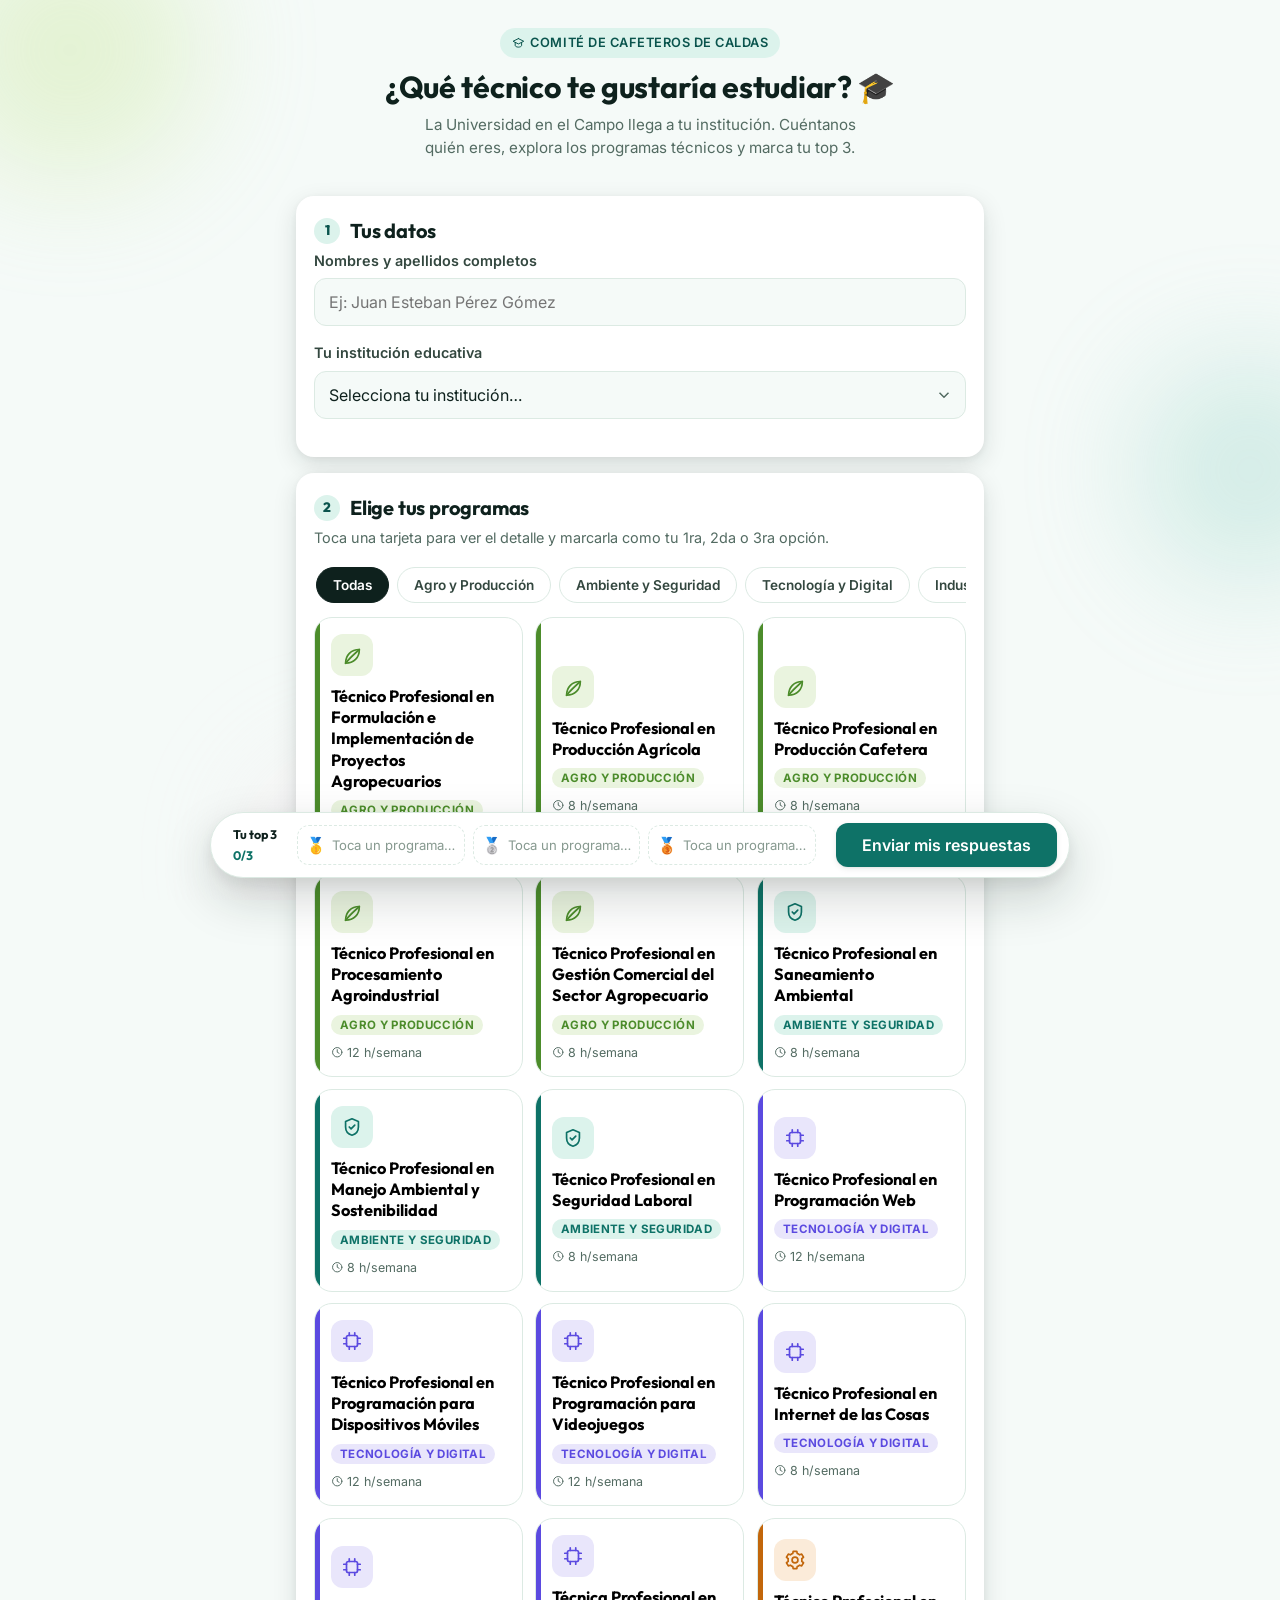
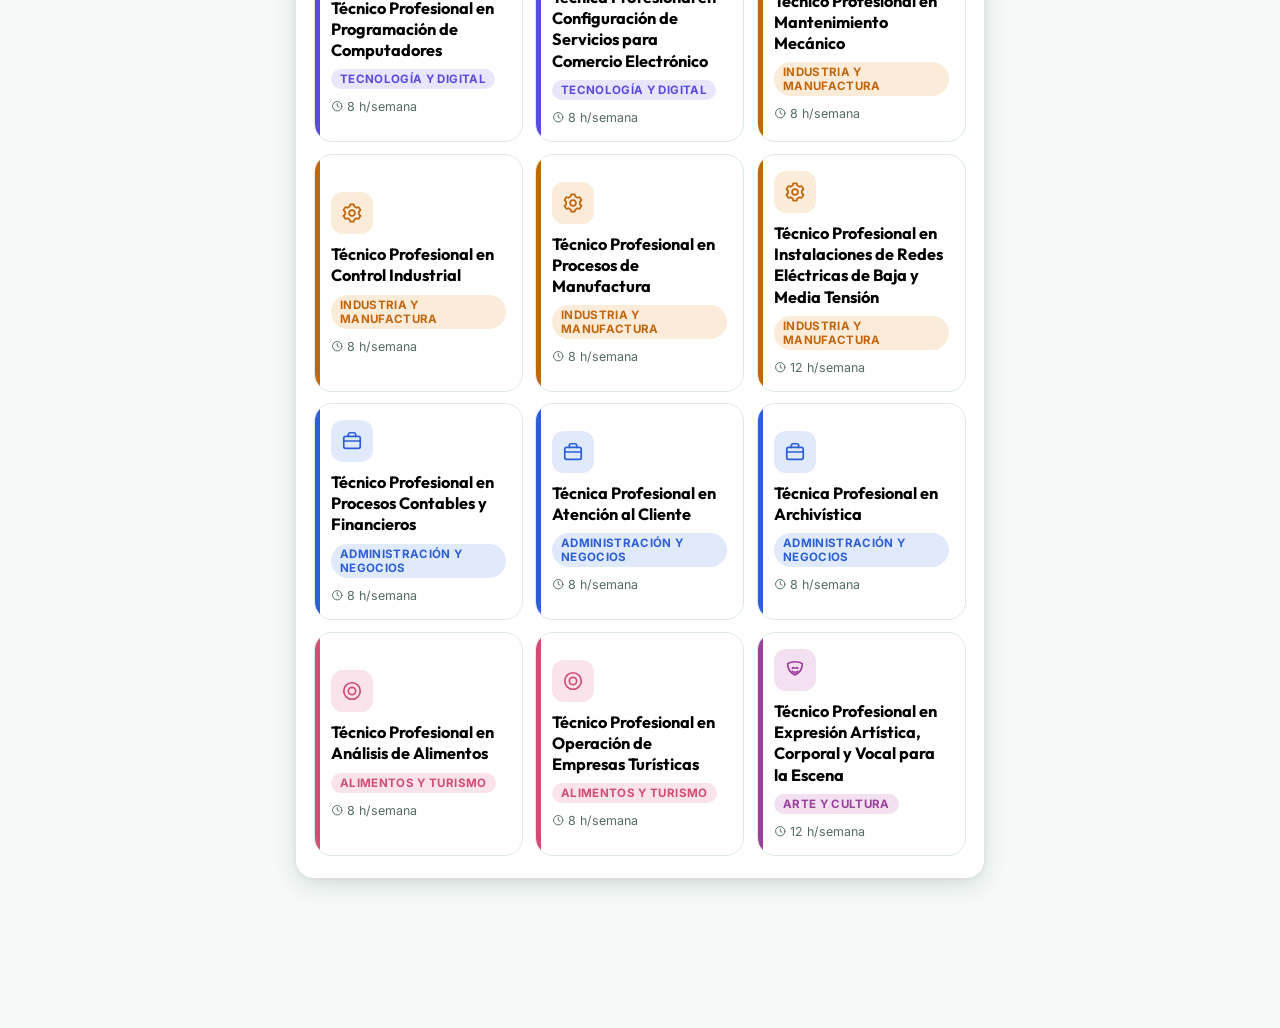
<file: index.html>
<!DOCTYPE html>
<html lang="es">
<head>
<meta charset="UTF-8">
<meta name="viewport" content="width=device-width, initial-scale=1, viewport-fit=cover">
<title>¿Qué técnico te gustaría estudiar? — Manizales rural</title>
<meta name="description" content="Cuéntanos qué programa técnico profesional te gustaría estudiar. Comité de Cafeteros de Caldas — La Universidad en el Campo.">
<link rel="icon" type="image/svg+xml" href="favicon.svg">
<link rel="stylesheet" href="css/tokens.css">
<link rel="stylesheet" href="css/formulario.css">
</head>
<body>

<!-- Sprite SVG de íconos, sin librería externa -->
<svg style="display:none" aria-hidden="true">
  <symbol id="icono-hoja" viewBox="0 0 24 24"><path d="M5 21c0-9 6-15 15-15 0 9-6 15-15 15Z"/><path d="M5 21c3-4 6-7 15-15"/></symbol>
  <symbol id="icono-escudo" viewBox="0 0 24 24"><path d="M12 3l7 3v6c0 5-3.5 8-7 9-3.5-1-7-4-7-9V6l7-3Z"/><path d="M9 12l2 2 4-4"/></symbol>
  <symbol id="icono-chip" viewBox="0 0 24 24"><rect x="6" y="6" width="12" height="12" rx="2"/><path d="M9 3v3M15 3v3M9 18v3M15 18v3M3 9h3M3 15h3M18 9h3M18 15h3"/></symbol>
  <symbol id="icono-engranaje" viewBox="0 0 24 24"><circle cx="12" cy="12" r="3.2"/><path d="M19.4 13.5a7.6 7.6 0 0 0 0-3l1.9-1.5-2-3.4-2.3.7a7.6 7.6 0 0 0-2.6-1.5L14 2.5h-4l-.4 2.3a7.6 7.6 0 0 0-2.6 1.5l-2.3-.7-2 3.4L4.6 10.5a7.6 7.6 0 0 0 0 3L2.7 15l2 3.4 2.3-.7c.75.66 1.63 1.17 2.6 1.5l.4 2.3h4l.4-2.3a7.6 7.6 0 0 0 2.6-1.5l2.3.7 2-3.4-1.9-1.5Z"/></symbol>
  <symbol id="icono-maletin" viewBox="0 0 24 24"><rect x="3" y="7" width="18" height="13" rx="2"/><path d="M8 7V5a2 2 0 0 1 2-2h4a2 2 0 0 1 2 2v2"/><path d="M3 12h18"/></symbol>
  <symbol id="icono-plato" viewBox="0 0 24 24"><circle cx="12" cy="12" r="9"/><circle cx="12" cy="12" r="4"/></symbol>
  <symbol id="icono-mascara" viewBox="0 0 24 24"><path d="M4 5c2-1.4 5-2 8-2s6 .6 8 2c0 6.2-3 10.3-8 12.3C7 15.3 4 11.2 4 5Z"/><path d="M9 10c.5-1 1.5-1 2 0M13 10c.5-1 1.5-1 2 0"/><path d="M9 13.5c1.5 1.3 4.5 1.3 6 0"/></symbol>
  <symbol id="icono-usuario" viewBox="0 0 24 24"><circle cx="12" cy="8" r="4"/><path d="M4 21c0-4.4 3.6-8 8-8s8 3.6 8 8"/></symbol>
  <symbol id="icono-escuela" viewBox="0 0 24 24"><path d="M12 3 2 8l10 5 10-5-10-5Z"/><path d="M6 10.5V16c0 1.5 3 3 6 3s6-1.5 6-3v-5.5"/></symbol>
  <symbol id="icono-reloj" viewBox="0 0 24 24"><circle cx="12" cy="12" r="9"/><path d="M12 7v5l3.5 2"/></symbol>
  <symbol id="icono-check" viewBox="0 0 24 24"><path d="M4 12l6 6L20 6"/></symbol>
  <symbol id="icono-equis" viewBox="0 0 24 24"><path d="M6 6l12 12M18 6L6 18"/></symbol>
  <symbol id="icono-alerta" viewBox="0 0 24 24"><path d="M12 3 2 20h20L12 3Z"/><path d="M12 10v4M12 17h.01"/></symbol>
</svg>

<div class="fondo-decorativo" aria-hidden="true">
  <span class="mancha mancha-1"></span>
  <span class="mancha mancha-2"></span>
  <span class="mancha mancha-3"></span>
</div>

<!-- ═══ Pantalla: ya respondió (localStorage) ═══ -->
<main id="pantallaYaRespondio" class="pantalla-centrada oculto">
  <div class="tarjeta-mensaje">
    <svg class="icono-svg icono-grande" style="color:var(--teal-600)"><use href="#icono-check"/></svg>
    <h1>¡Ya registramos tu respuesta!</h1>
    <p>Gracias por contarnos qué te gustaría estudiar. Si crees que esto es un error, contacta a tu institución educativa.</p>
  </div>
</main>

<!-- ═══ Formulario completo, en una sola página ═══ -->
<div id="app" class="app">

  <header class="cabecera">
    <div class="cabecera-marca">
      <svg class="icono-svg"><use href="#icono-escuela"/></svg>
      <span>Comité de Cafeteros de Caldas</span>
    </div>
    <h1 class="cabecera-titulo">¿Qué técnico te gustaría estudiar? 🎓</h1>
    <p class="cabecera-sub">La Universidad en el Campo llega a tu institución. Cuéntanos quién eres, explora los programas técnicos y marca tu top 3.</p>
  </header>

  <!-- ─── Datos del estudiante ─── -->
  <section class="tarjeta-paso">
    <h2><span class="numero-seccion">1</span> Tus datos</h2>
    <div class="campo">
      <label for="inputNombre">Nombres y apellidos completos</label>
      <input type="text" id="inputNombre" autocomplete="name" placeholder="Ej: Juan Esteban Pérez Gómez" maxlength="80">
      <p class="campo-error oculto" id="errorNombre"></p>
    </div>
    <div class="campo">
      <label for="selectInstitucion">Tu institución educativa</label>
      <select id="selectInstitucion">
        <option value="" selected disabled>Selecciona tu institución…</option>
      </select>
      <p class="campo-error oculto" id="errorInstitucion"></p>
    </div>
    <p id="saludoInstitucion" class="saludo-institucion oculto"></p>

    <div id="avisoDuplicado" class="aviso-duplicado oculto">
      <svg class="icono-svg"><use href="#icono-alerta"/></svg>
      <div>
        <p id="avisoDuplicadoTexto"></p>
        <div class="aviso-duplicado-botones">
          <button type="button" class="btn btn-fantasma" id="btnEsMio">Ya respondí, es mío</button>
          <button type="button" class="btn btn-secundario" id="btnSoyOtro">No, soy otra persona</button>
        </div>
      </div>
    </div>
  </section>

  <!-- ─── Elegir programas ─── -->
  <section class="tarjeta-paso">
    <h2><span class="numero-seccion">2</span> Elige tus programas</h2>
    <p class="seccion-ayuda">Toca una tarjeta para ver el detalle y marcarla como tu 1ra, 2da o 3ra opción.</p>

    <div class="filtros-area" id="filtrosArea"></div>
    <div class="galeria" id="galeriaProgramas"></div>
  </section>

  <!-- ─── Pantalla de éxito ─── -->
  <section class="tarjeta-paso tarjeta-exito oculto" id="pasoExito">
    <div class="confeti" aria-hidden="true"></div>
    <svg class="icono-svg icono-grande" style="color:var(--exito)"><use href="#icono-check"/></svg>
    <h2>¡Listo, <span id="exitoNombre"></span>! 🎉</h2>
    <p>Ya registramos tu interés. Gracias por ayudarnos a llevar más oportunidades técnicas a tu institución.</p>
    <div class="resumen-podio" id="exitoPodio"></div>
  </section>

</div>

<!-- ─── Barra flotante: top 3 + enviar (siempre visible mientras se llena el formulario) ─── -->
<div class="podio-flotante" id="podioFlotante">
  <div class="podio-titulo">Tu top 3 <span class="podio-contador" id="podioContador">0/3</span></div>
  <div class="podio-slots" id="podioSlots"></div>
  <p id="errorEnvio" class="error-envio oculto"></p>
  <button type="button" class="btn btn-primario btn-grande" id="btnEnviar">
    <span id="btnEnviarTexto">Enviar mis respuestas</span>
  </button>
</div>

<!-- ─── Modal de detalle de programa ─── -->
<div class="modal-fondo oculto" id="modalFondo">
  <div class="modal" id="modal" role="dialog" aria-modal="true" aria-labelledby="modalTitulo">
    <button type="button" class="modal-cerrar" id="modalCerrar" aria-label="Cerrar">
      <svg class="icono-svg"><use href="#icono-equis"/></svg>
    </button>
    <div class="modal-chip" id="modalChipArea"></div>
    <h2 class="modal-titulo" id="modalTitulo"></h2>
    <div class="modal-horas">
      <svg class="icono-svg"><use href="#icono-reloj"/></svg>
      <span id="modalHoras"></span>
    </div>
    <h3 class="modal-subtitulo">Perfil profesional</h3>
    <ul class="modal-perfil" id="modalPerfil"></ul>
    <div class="modal-botones">
      <button type="button" class="btn-opcion btn-opcion-1" data-opcion="1">🥇 Es mi 1ra opción</button>
      <button type="button" class="btn-opcion btn-opcion-2" data-opcion="2">🥈 Es mi 2da opción</button>
      <button type="button" class="btn-opcion btn-opcion-3" data-opcion="3">🥉 Es mi 3ra opción</button>
    </div>
  </div>
</div>

<script src="js/config.js"></script>
<script src="js/texto.js"></script>
<script src="js/catalogo.js"></script>
<script src="js/formulario.js"></script>
</body>
</html>
</file>
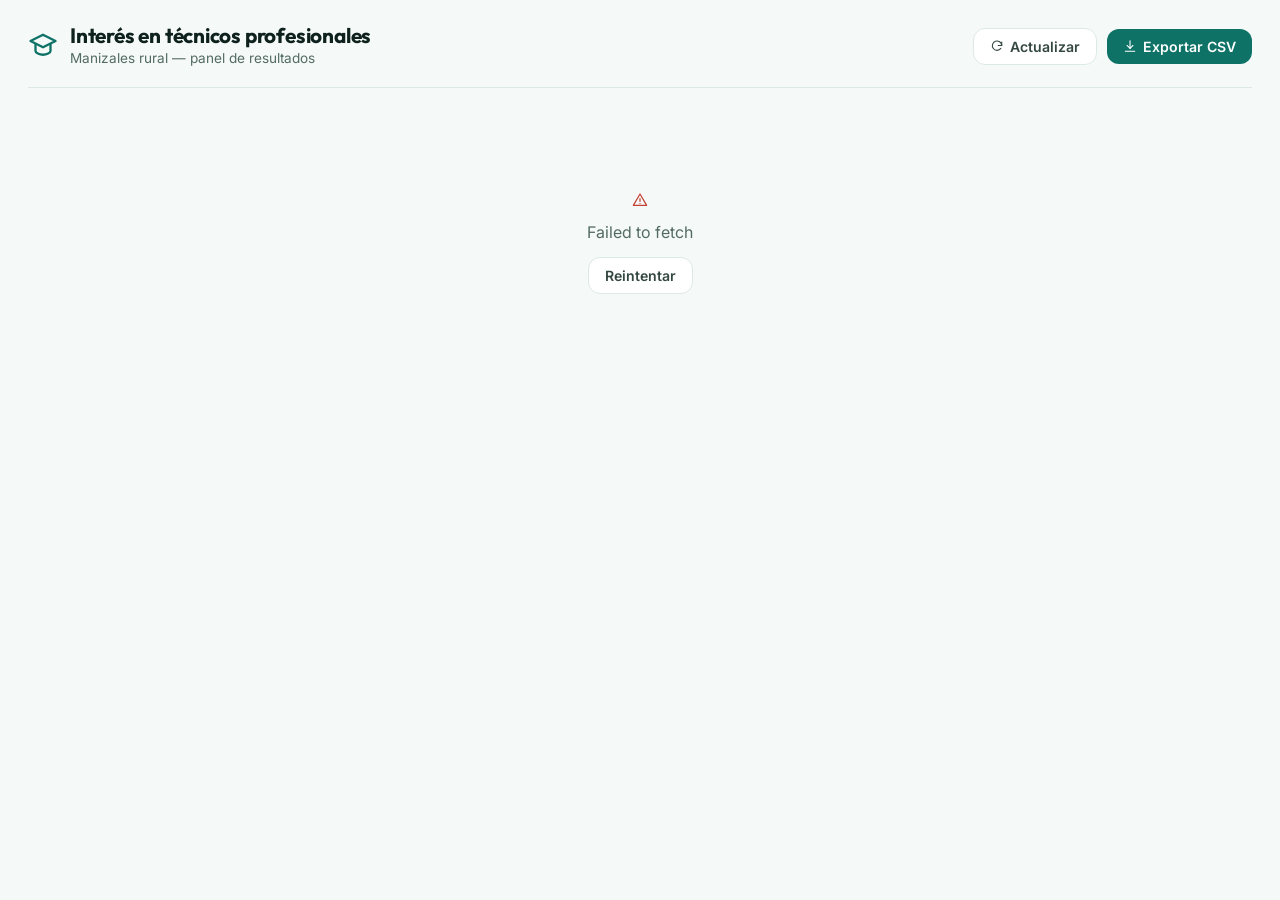
<file: dashboard.html>
<!DOCTYPE html>
<html lang="es">
<head>
<meta charset="UTF-8">
<meta name="viewport" content="width=device-width, initial-scale=1">
<title>Panel — Interés en técnicos profesionales</title>
<link rel="icon" type="image/svg+xml" href="favicon.svg">
<link rel="stylesheet" href="css/tokens.css">
<link rel="stylesheet" href="css/dashboard.css">
</head>
<body>

<svg style="display:none" aria-hidden="true">
  <symbol id="icono-refrescar" viewBox="0 0 24 24"><path d="M20 11A8 8 0 1 0 18.5 16"/><path d="M20 5v6h-6"/></symbol>
  <symbol id="icono-descargar" viewBox="0 0 24 24"><path d="M12 3v13"/><path d="M7 11l5 5 5-5"/><path d="M4 21h16"/></symbol>
  <symbol id="icono-alerta" viewBox="0 0 24 24"><path d="M12 3 2 20h20L12 3Z"/><path d="M12 10v4M12 17h.01"/></symbol>
  <symbol id="icono-lupa" viewBox="0 0 24 24"><circle cx="11" cy="11" r="7"/><path d="m21 21-4.3-4.3"/></symbol>
  <symbol id="icono-usuarios" viewBox="0 0 24 24"><circle cx="9" cy="8" r="3.5"/><path d="M2.5 20c0-3.6 2.9-6.5 6.5-6.5s6.5 2.9 6.5 6.5"/><circle cx="18" cy="9" r="2.8"/><path d="M15.7 13.7c2.6.4 4.8 2.7 4.8 5.6"/></symbol>
  <symbol id="icono-escuela" viewBox="0 0 24 24"><path d="M12 3 2 8l10 5 10-5-10-5Z"/><path d="M6 10.5V16c0 1.5 3 3 6 3s6-1.5 6-3v-5.5"/></symbol>
  <symbol id="icono-corona" viewBox="0 0 24 24"><path d="M3 8l4 3 5-6 5 6 4-3-2 11H5L3 8Z"/></symbol>
  <symbol id="icono-lista" viewBox="0 0 24 24"><path d="M9 6h11M9 12h11M9 18h11"/><circle cx="4.5" cy="6" r="1"/><circle cx="4.5" cy="12" r="1"/><circle cx="4.5" cy="18" r="1"/></symbol>
</svg>

<div class="admin-shell">

  <header class="admin-header">
    <div class="admin-header-titulo">
      <svg class="icono-svg"><use href="#icono-escuela"/></svg>
      <div>
        <h1>Interés en técnicos profesionales</h1>
        <p>Manizales rural — panel de resultados</p>
      </div>
    </div>
    <div class="admin-header-acciones">
      <span id="panelActualizado" class="admin-actualizado"></span>
      <button type="button" class="btn btn-secundario" id="btnActualizar"><svg class="icono-svg"><use href="#icono-refrescar"/></svg> Actualizar</button>
      <button type="button" class="btn btn-primario" id="btnDescargarCsv"><svg class="icono-svg"><use href="#icono-descargar"/></svg> Exportar CSV</button>
    </div>
  </header>

  <div id="panelCargando" class="admin-estado">
    <div class="spinner"></div>
    <p>Cargando respuestas…</p>
  </div>

  <div id="panelError" class="admin-estado oculto">
    <svg class="icono-svg icono-grande" style="color:var(--peligro)"><use href="#icono-alerta"/></svg>
    <p id="panelErrorMensaje">No se pudo cargar la información.</p>
    <button type="button" class="btn btn-secundario" id="btnReintentar">Reintentar</button>
  </div>

  <main id="panelContenido" class="oculto">

    <!-- KPIs -->
    <section class="kpi-grid">
      <div class="kpi-tarjeta">
        <span class="kpi-etiqueta">Total de respuestas</span>
        <span class="kpi-valor" id="kpiTotal">—</span>
      </div>
      <div class="kpi-tarjeta">
        <span class="kpi-etiqueta">Estudiantes únicos</span>
        <span class="kpi-valor" id="kpiUnicos">—</span>
      </div>
      <div class="kpi-tarjeta">
        <span class="kpi-etiqueta">Instituciones participando</span>
        <span class="kpi-valor" id="kpiInstituciones">—</span>
      </div>
      <div class="kpi-tarjeta kpi-destacada">
        <span class="kpi-etiqueta"><svg class="icono-svg"><use href="#icono-corona"/></svg> Programa más votado</span>
        <span class="kpi-valor kpi-valor-texto" id="kpiTop">—</span>
      </div>
    </section>

    <!-- Ranking + semáforo -->
    <section class="admin-grid-2">
      <div class="admin-tarjeta">
        <h2>Ranking de programas</h2>
        <p class="admin-tarjeta-nota">Puntaje ponderado: 1ra opción = 3 pts · 2da = 2 pts · 3ra = 1 pt</p>
        <div id="graficoRanking" class="lista-barras"></div>
      </div>

      <div class="admin-tarjeta">
        <div class="admin-tarjeta-header">
          <h2>Semáforo de viabilidad</h2>
          <label class="umbral-control">
            Cupo mínimo
            <input type="number" id="inputUmbral" value="25" min="1" step="1">
          </label>
        </div>
        <p class="admin-tarjeta-nota">Según cuántos estudiantes lo pusieron de 1ra opción.</p>
        <div id="listaSemaforo" class="lista-semaforo"></div>
      </div>
    </section>

    <!-- Cobertura por institución -->
    <section class="admin-tarjeta">
      <h2>Cobertura por institución</h2>
      <p class="admin-tarjeta-nota">Respuestas recibidas de cada institución educativa.</p>
      <div id="graficoInstituciones" class="lista-barras"></div>
    </section>

    <!-- Matriz programa x institución -->
    <section class="admin-tarjeta">
      <h2>Matriz de interés: programa × institución</h2>
      <p class="admin-tarjeta-nota">Cuenta las 3 opciones de cada estudiante (no solo la 1ra) — dónde abrir cada cohorte.</p>
      <div class="matriz-scroll">
        <table class="tabla-matriz" id="tablaMatriz"></table>
      </div>
    </section>

    <!-- Tabla de respuestas -->
    <section class="admin-tarjeta">
      <div class="admin-tarjeta-header">
        <h2>Todas las respuestas</h2>
        <span id="notaTabla" class="admin-tarjeta-nota"></span>
      </div>
      <div class="filtros-tabla">
        <div class="campo-busqueda">
          <svg class="icono-svg"><use href="#icono-lupa"/></svg>
          <input type="text" id="filtroTexto" placeholder="Buscar por nombre…">
        </div>
        <select id="filtroInstitucion">
          <option value="">Todas las instituciones</option>
        </select>
      </div>
      <div class="tabla-scroll">
        <table class="tabla-respuestas">
          <thead>
            <tr>
              <th data-orden="estudiante">Estudiante</th>
              <th data-orden="institucion">Institución</th>
              <th>1ra opción</th>
              <th>2da opción</th>
              <th>3ra opción</th>
              <th data-orden="fechaTiempo">Fecha</th>
            </tr>
          </thead>
          <tbody id="tablaRespuestasBody"></tbody>
        </table>
      </div>
      <p id="tablaVacia" class="tabla-vacia oculto">No hay respuestas que coincidan con el filtro.</p>
    </section>

  </main>
</div>

<script src="js/config.js"></script>
<script src="js/catalogo.js"></script>
<script src="js/dashboard.js"></script>
</body>
</html>
</file>
<file: css/tokens.css>
/* ================================================
   TOKENS — Encuesta de interés en técnicos profesionales (Manizales)
   Paleta propia: teal profundo + lima energético — pensada para un público
   adolescente, distinta a propósito de la terracota de "Encuesta Daños por
   sismo" y del índigo de "Acciones por departamento".
   ================================================ */

@import url('https://fonts.googleapis.com/css2?family=Outfit:wght@500;600;700;800&family=Inter:opsz,wght@14..32,400;14..32,500;14..32,600;14..32,700&display=swap');

:root {
  /* Neutros */
  --papel:       #F5FAF8;
  --superficie:  #FFFFFF;
  --tinta-900:   #0E211D;
  --tinta-700:   #33473F;
  --tinta-600:   #536B62;
  --tinta-400:   #86998F;
  --tinta-300:   #BFCFC7;
  --borde:       #DCEAE3;
  --borde-suave: #EAF3EE;

  /* Marca — teal */
  --teal-800:  #063A36;
  --teal-700:  #0A544D;
  --teal-600:  #0E7267;
  --teal-500:  #12907F;
  --teal-300:  #8FD2C4;
  --teal-100:  #DCF3EC;
  --teal-50:   #EFFAF6;

  /* Acento — lima */
  --lima-600: #6E9A1D;
  --lima-500: #8CC63F;
  --lima-300: #C4E68F;
  --lima-100: #EDF7DC;

  /* Semántico: éxito / viable */
  --exito-ink:   #1F5C38;
  --exito:       #2F7A4F;
  --exito-bg:    #E6F3EA;
  --exito-borde: #A9D9BB;

  /* Semántico: alerta / al límite */
  --alerta-ink:  #8F5C0A;
  --alerta:      #D99A2B;
  --alerta-bg:   #FCF1DC;
  --alerta-borde:#F0CE8E;

  /* Semántico: error / no viable */
  --peligro-ink:  #8A2C22;
  --peligro:      #C24132;
  --peligro-bg:   #FBEAE7;
  --peligro-borde:#EFC0B7;

  /* Semántico: informativo */
  --info-ink:   #2B4E7A;
  --info:       #3D6FA6;
  --info-bg:    #EAF1F8;
  --info-borde: #BFD7EC;

  /* Acentos por área (galería de programas) */
  --area-agro:            #4C8C2B;
  --area-agro-bg:         #EAF4DF;
  --area-ambiente:        #0E7267;
  --area-ambiente-bg:     #DCF3EC;
  --area-tecnologia:      #5B4AE0;
  --area-tecnologia-bg:   #E9E6FB;
  --area-industria:       #C2660B;
  --area-industria-bg:    #FBEBD9;
  --area-administracion:  #2A5FD6;
  --area-administracion-bg: #E1EAFB;
  --area-alimentos-turismo: #D14D74;
  --area-alimentos-turismo-bg: #FBE3EB;
  --area-arte-cultura:    #9B3F9B;
  --area-arte-cultura-bg: #F3E1F2;

  --sombra-xs: 0 1px 2px rgba(14,33,29,0.07);
  --sombra-sm: 0 2px 6px rgba(14,33,29,0.08), 0 1px 2px rgba(14,33,29,0.05);
  --sombra:    0 8px 24px rgba(14,33,29,0.12), 0 2px 8px rgba(14,33,29,0.06);
  --sombra-lg: 0 20px 50px rgba(14,33,29,0.18), 0 6px 16px rgba(14,33,29,0.08);

  --radio:      18px;
  --radio-sm:   12px;
  --radio-pill: 100px;

  --ease-out: cubic-bezier(0.16, 1, 0.3, 1);
  --ease-bounce: cubic-bezier(0.34, 1.56, 0.64, 1);
  --t-fast: 0.15s var(--ease-out);
  --t:      0.22s var(--ease-out);
  --t-slow: 0.4s var(--ease-out);
}

*, *::before, *::after { box-sizing: border-box; margin: 0; padding: 0; }

html { -webkit-text-size-adjust: 100%; scroll-behavior: smooth; }

@media (prefers-reduced-motion: reduce) {
  *, *::before, *::after {
    animation-duration: 0.01ms !important;
    animation-iteration-count: 1 !important;
    transition-duration: 0.01ms !important;
    scroll-behavior: auto !important;
  }
}

body {
  font-family: 'Inter', sans-serif;
  font-weight: 400;
  background: var(--papel);
  color: var(--tinta-900);
  min-height: 100vh;
  line-height: 1.55;
  font-size: 16px;
  -webkit-font-smoothing: antialiased;
}

h1, h2, h3 { font-family: 'Outfit', sans-serif; line-height: 1.15; letter-spacing: -0.01em; }

button { font-family: inherit; cursor: pointer; }
input, select, textarea { font-family: inherit; font-size: 1rem; }

a { color: var(--teal-600); }

.oculto { display: none !important; }

:focus-visible {
  outline: 2.5px solid var(--teal-500);
  outline-offset: 2px;
  border-radius: 4px;
}

.icono-svg {
  width: 1em;
  height: 1em;
  stroke: currentColor;
  fill: none;
  stroke-width: 1.85;
  stroke-linecap: round;
  stroke-linejoin: round;
  flex-shrink: 0;
  display: inline-block;
  vertical-align: -0.15em;
}

.spinner {
  width: 34px; height: 34px; margin: 0 auto 16px;
  border: 3px solid var(--teal-100); border-top-color: var(--teal-600);
  border-radius: 50%; animation: girar 0.7s linear infinite;
}
.spinner-sm {
  width: 16px; height: 16px;
  border: 2px solid rgba(255,255,255,0.4); border-top-color: #fff;
  border-radius: 50%; animation: girar 0.7s linear infinite;
  flex-shrink: 0;
}
@keyframes girar { to { transform: rotate(360deg); } }
</file>
<file: css/formulario.css>
/* ================================================
   FORMULARIO — mobile-first: la mayoría de respuestas llegan desde celular
   con conectividad limitada. Sin imágenes, sin librerías externas, solo
   Google Fonts + SVG inline. Los estilos base son para móvil; las
   media queries min-width amplían para pantallas más grandes.
   ================================================ */

/* ─── Fondo decorativo (manchas de color, puro CSS) ─── */
.fondo-decorativo { position: fixed; inset: 0; overflow: hidden; z-index: -1; pointer-events: none; }
.mancha { position: absolute; border-radius: 50%; filter: blur(60px); opacity: 0.35; }
.mancha-1 { width: 260px; height: 260px; background: var(--lima-300); top: -80px; left: -60px; }
.mancha-2 { width: 220px; height: 220px; background: var(--teal-300); top: 40%; right: -80px; }
.mancha-3 { width: 200px; height: 200px; background: var(--area-alimentos-turismo-bg); bottom: -60px; left: 20%; }

/* ─── Layout general ─── */
.app { max-width: 720px; margin: 0 auto; padding: 20px 16px 220px; display: flex; flex-direction: column; gap: 16px; }

.pantalla-centrada { min-height: 100vh; display: flex; align-items: center; justify-content: center; padding: 24px; }
.tarjeta-mensaje {
  background: var(--superficie); border-radius: var(--radio); padding: 36px 24px;
  text-align: center; box-shadow: var(--sombra); max-width: 420px;
}
.tarjeta-mensaje h1 { font-size: 1.4rem; margin: 14px 0 8px; }
.tarjeta-mensaje p { color: var(--tinta-600); }
.icono-grande { width: 52px; height: 52px; }

/* ─── Cabecera ─── */
.cabecera { text-align: center; padding: 8px 0 20px; }
.cabecera-marca {
  display: inline-flex; align-items: center; gap: 6px;
  font-size: 0.8rem; font-weight: 600; letter-spacing: 0.04em; text-transform: uppercase;
  color: var(--teal-700); background: var(--teal-100); padding: 5px 12px; border-radius: var(--radio-pill);
  margin-bottom: 12px;
}
.cabecera-titulo { font-size: 1.6rem; margin-bottom: 8px; }
.cabecera-sub { color: var(--tinta-600); font-size: 0.95rem; max-width: 46ch; margin: 0 auto; }

/* ─── Tarjeta genérica de sección ─── */
.tarjeta-paso {
  background: var(--superficie); border-radius: var(--radio); padding: 22px 18px;
  box-shadow: var(--sombra); animation: entrar var(--t-slow) var(--ease-out);
}
.tarjeta-paso h2 { font-size: 1.25rem; margin-bottom: 6px; display: flex; align-items: center; gap: 10px; }
.numero-seccion {
  width: 26px; height: 26px; border-radius: 50%; background: var(--teal-100); color: var(--teal-700);
  font-size: 0.85rem; font-weight: 800; display: inline-flex; align-items: center; justify-content: center; flex-shrink: 0;
}
.seccion-ayuda { color: var(--tinta-600); font-size: 0.9rem; margin-bottom: 14px; }
@keyframes entrar { from { opacity: 0; transform: translateY(10px); } to { opacity: 1; transform: translateY(0); } }

.campo { margin-bottom: 16px; }
.campo label { display: block; font-weight: 600; font-size: 0.9rem; margin-bottom: 6px; color: var(--tinta-700); }
.campo input, .campo select {
  width: 100%; padding: 13px 14px; border: 1.5px solid var(--borde); border-radius: var(--radio-sm);
  background: var(--papel); color: var(--tinta-900); transition: border-color var(--t-fast);
}
.campo input:focus, .campo select:focus { border-color: var(--teal-500); outline: none; }
.campo select { appearance: none; background-image: url("data:image/svg+xml,%3Csvg xmlns='http://www.w3.org/2000/svg' viewBox='0 0 24 24' fill='none' stroke='%23536B62' stroke-width='2'%3E%3Cpath d='M6 9l6 6 6-6'/%3E%3C/svg%3E"); background-repeat: no-repeat; background-position: right 12px center; background-size: 18px; padding-right: 38px; }
.campo-error { font-size: 0.82rem; color: var(--peligro-ink); margin-top: 6px; font-weight: 600; }

.saludo-institucion {
  font-size: 0.9rem; color: var(--teal-700); background: var(--teal-50); border: 1px solid var(--teal-100);
  padding: 10px 14px; border-radius: var(--radio-sm); margin-bottom: 16px; animation: entrar var(--t) var(--ease-out);
}

.aviso-duplicado {
  display: flex; gap: 10px; background: var(--alerta-bg); border: 1px solid var(--alerta-borde);
  color: var(--alerta-ink); padding: 14px; border-radius: var(--radio-sm); margin-bottom: 16px;
  animation: entrar var(--t) var(--ease-out);
}
.aviso-duplicado .icono-svg { flex-shrink: 0; margin-top: 2px; }
.aviso-duplicado p { font-size: 0.9rem; margin-bottom: 10px; }
.aviso-duplicado-botones { display: flex; flex-wrap: wrap; gap: 8px; }

/* ─── Botones ─── */
.btn {
  border: none; border-radius: var(--radio-sm); font-weight: 600; padding: 12px 18px;
  transition: transform var(--t-fast), box-shadow var(--t-fast), opacity var(--t-fast);
  display: inline-flex; align-items: center; justify-content: center; gap: 6px;
}
.btn:active { transform: scale(0.97); }
.btn-primario { background: var(--teal-600); color: #fff; box-shadow: var(--sombra-sm); }
.btn-primario:hover { background: var(--teal-700); }
.btn-primario:disabled { background: var(--tinta-300); cursor: not-allowed; box-shadow: none; }
.btn-secundario { background: var(--superficie); color: var(--tinta-700); border: 1.5px solid var(--borde); }
.btn-fantasma { background: transparent; color: var(--tinta-600); text-decoration: underline; padding: 10px; }
.btn-grande { width: 100%; padding: 15px 18px; font-size: 1rem; margin-top: 6px; }

/* ─── Filtros por área ─── */
.filtros-area { display: flex; gap: 8px; overflow-x: auto; padding: 4px 2px 14px; scrollbar-width: none; }
.filtros-area::-webkit-scrollbar { display: none; }
.pildora-filtro {
  flex-shrink: 0; padding: 9px 16px; border-radius: var(--radio-pill); border: 1.5px solid var(--borde);
  background: var(--superficie); color: var(--tinta-700); font-weight: 600; font-size: 0.85rem;
  white-space: nowrap; transition: all var(--t-fast);
}
.pildora-filtro.activa { background: var(--tinta-900); border-color: var(--tinta-900); color: #fff; }

/* ─── Galería de programas ─── */
.galeria { display: grid; grid-template-columns: 1fr; gap: 12px; }

.tarjeta-programa {
  background: var(--superficie); border: 1.5px solid var(--borde); border-radius: var(--radio);
  padding: 16px; text-align: left; position: relative; cursor: pointer; overflow: hidden;
  transition: transform var(--t-fast), box-shadow var(--t-fast), border-color var(--t-fast);
  animation: entrarTarjeta 0.45s var(--ease-out) both;
}
@keyframes entrarTarjeta { from { opacity: 0; transform: translateY(14px) scale(0.98); } to { opacity: 1; transform: translateY(0) scale(1); } }
.tarjeta-programa::before {
  content: ''; position: absolute; top: 0; left: 0; width: 5px; height: 100%; background: var(--color-area, var(--teal-500));
}
.tarjeta-programa:hover { transform: translateY(-2px); box-shadow: var(--sombra); border-color: var(--color-area, var(--teal-300)); }
.tarjeta-programa:active { transform: translateY(0) scale(0.99); }

.tarjeta-programa-icono {
  width: 42px; height: 42px; border-radius: 12px; display: flex; align-items: center; justify-content: center;
  background: var(--bg-area, var(--teal-100)); color: var(--color-area, var(--teal-600)); margin-bottom: 10px;
}
.tarjeta-programa-icono .icono-svg { width: 22px; height: 22px; }
.tarjeta-programa-nombre { font-family: 'Outfit', sans-serif; font-weight: 700; font-size: 1.02rem; line-height: 1.3; margin-bottom: 8px; }
.tarjeta-programa-meta { display: flex; align-items: center; gap: 10px; flex-wrap: wrap; }
.chip-area {
  font-size: 0.72rem; font-weight: 700; text-transform: uppercase; letter-spacing: 0.03em;
  padding: 3px 9px; border-radius: var(--radio-pill); background: var(--bg-area, var(--teal-100)); color: var(--color-area, var(--teal-700));
}
.chip-horas { font-size: 0.78rem; color: var(--tinta-600); display: inline-flex; align-items: center; gap: 4px; }

.tarjeta-programa.elegida { opacity: 0.6; }
.medalla-tarjeta {
  position: absolute; top: 12px; right: 12px; font-size: 1.4rem;
  animation: aparecerMedalla 0.4s var(--ease-bounce);
}
@keyframes aparecerMedalla { from { transform: scale(0) rotate(-20deg); } to { transform: scale(1) rotate(0); } }

/* ─── Barra flotante: top 3 + enviar (siempre visible mientras se llena el formulario) ─── */
.podio-flotante {
  position: fixed; left: 0; right: 0; bottom: 0; z-index: 20; max-width: 760px; margin: 0 auto;
  background: var(--superficie); border-top: 1.5px solid var(--borde); box-shadow: 0 -8px 24px rgba(14,33,29,0.10);
  padding: 12px 16px calc(14px + env(safe-area-inset-bottom)); border-radius: 20px 20px 0 0;
  animation: entrar var(--t-slow) var(--ease-out);
}
.podio-titulo { font-family: 'Outfit', sans-serif; font-weight: 700; font-size: 0.9rem; margin-bottom: 8px; display: flex; justify-content: space-between; }
.podio-contador { color: var(--teal-600); }
.podio-slots { display: flex; gap: 8px; margin-bottom: 10px; }
.podio-slot {
  flex: 1; min-height: 46px; border-radius: var(--radio-sm); border: 1.5px dashed var(--borde);
  display: flex; align-items: center; gap: 6px; padding: 6px 8px; font-size: 0.78rem; color: var(--tinta-400);
  position: relative; overflow: hidden;
}
.podio-slot.lleno { border-style: solid; background: var(--papel); color: var(--tinta-900); font-weight: 600; }
.podio-slot .quitar-slot {
  margin-left: auto; background: none; border: none; color: var(--tinta-400); flex-shrink: 0; padding: 2px;
}
.podio-slot .quitar-slot:hover { color: var(--peligro); }
.podio-slot-medalla { font-size: 1rem; flex-shrink: 0; }
.podio-slot-texto { overflow: hidden; text-overflow: ellipsis; white-space: nowrap; }

/* ─── Resumen del podio (pantalla de éxito) ─── */
.resumen-podio { display: flex; flex-direction: column; gap: 8px; margin-bottom: 18px; }
.resumen-podio-item { display: flex; align-items: center; gap: 10px; background: var(--papel); border-radius: var(--radio-sm); padding: 10px 12px; font-size: 0.9rem; }
.resumen-podio-item span:last-child { font-weight: 600; }

.error-envio { background: var(--peligro-bg); color: var(--peligro-ink); border: 1px solid var(--peligro-borde); border-radius: var(--radio-sm); padding: 10px 14px; font-size: 0.88rem; margin-bottom: 14px; }

/* ─── Pantalla de éxito ─── */
.tarjeta-exito { text-align: center; position: relative; }
.tarjeta-exito h2 { margin: 14px 0 8px; font-size: 1.3rem; }
.tarjeta-exito p { color: var(--tinta-600); margin-bottom: 18px; }
.tarjeta-exito .resumen-podio { text-align: left; }

/* Confeti — puro CSS, sin librerías */
.confeti { position: absolute; inset: 0; overflow: hidden; pointer-events: none; border-radius: var(--radio); }
.confeti::before, .confeti::after {
  content: ''; position: absolute; width: 8px; height: 14px; top: -20px; opacity: 0.9;
  animation: caer 2.2s var(--ease-out) forwards;
}
.confeti::before { left: 20%; background: var(--lima-500); animation-delay: 0.05s; }
.confeti::after { left: 70%; background: var(--teal-500); animation-delay: 0.2s; }
@keyframes caer { to { transform: translateY(340px) rotate(340deg); opacity: 0; } }

/* ─── Modal de detalle de programa ─── */
.modal-fondo {
  position: fixed; inset: 0; background: rgba(14,33,29,0.5); backdrop-filter: blur(2px);
  display: flex; align-items: flex-end; justify-content: center; z-index: 50;
  animation: entrar var(--t-fast) var(--ease-out);
}
.modal {
  background: var(--superficie); border-radius: 22px 22px 0 0; width: 100%; max-width: 560px;
  max-height: 88vh; overflow-y: auto; padding: 26px 20px calc(20px + env(safe-area-inset-bottom));
  position: relative; animation: subirModal var(--t-slow) var(--ease-out);
}
@keyframes subirModal { from { transform: translateY(30px); opacity: 0; } to { transform: translateY(0); opacity: 1; } }
.modal-cerrar {
  position: absolute; top: 14px; right: 14px; width: 34px; height: 34px; border-radius: 50%;
  background: var(--papel); border: none; display: flex; align-items: center; justify-content: center; color: var(--tinta-600);
}
.modal-chip { display: inline-block; font-size: 0.75rem; font-weight: 700; text-transform: uppercase; letter-spacing: 0.03em; padding: 4px 12px; border-radius: var(--radio-pill); margin-bottom: 12px; }
.modal-titulo { font-size: 1.3rem; margin-bottom: 10px; padding-right: 30px; }
.modal-horas { display: inline-flex; align-items: center; gap: 6px; font-size: 0.9rem; color: var(--tinta-600); background: var(--papel); padding: 6px 12px; border-radius: var(--radio-pill); margin-bottom: 18px; }
.modal-subtitulo { font-size: 0.95rem; margin-bottom: 10px; color: var(--tinta-700); }
.modal-perfil { list-style: none; display: flex; flex-direction: column; gap: 8px; margin-bottom: 22px; }
.modal-perfil li { display: flex; gap: 10px; font-size: 0.92rem; color: var(--tinta-700); line-height: 1.45; }
.modal-perfil li::before { content: '✓'; color: var(--teal-600); font-weight: 700; flex-shrink: 0; }
.modal-perfil .perfil-vacio { color: var(--tinta-400); font-style: italic; }
.modal-perfil .perfil-vacio::before { content: '⏳'; }

.modal-botones { display: flex; flex-direction: column; gap: 8px; }
.btn-opcion {
  border: 1.5px solid var(--borde); background: var(--superficie); border-radius: var(--radio-sm);
  padding: 13px; font-weight: 600; font-size: 0.95rem; text-align: center; transition: all var(--t-fast);
}
.btn-opcion:active { transform: scale(0.98); }
.btn-opcion-1:hover { border-color: #E8B923; background: #FFF8E6; }
.btn-opcion-2:hover { border-color: #A9AFB8; background: #F4F5F7; }
.btn-opcion-3:hover { border-color: #C97A3D; background: #FBF1E7; }
.btn-opcion.marcada-1 { background: #FFF3CC; border-color: #E8B923; }
.btn-opcion.marcada-2 { background: #EAECEF; border-color: #A9AFB8; }
.btn-opcion.marcada-3 { background: #F6E3D0; border-color: #C97A3D; }
.btn-opcion:disabled { opacity: 0.45; cursor: not-allowed; }

/* ─── Pantallas ≥560px ─── */
@media (min-width: 560px) {
  .galeria { grid-template-columns: repeat(2, 1fr); }
  .cabecera-titulo { font-size: 1.9rem; }
  .modal-fondo { align-items: center; }
  .modal { border-radius: var(--radio); max-height: 82vh; }
  .modal-botones { flex-direction: row; }
  .btn-opcion { flex: 1; }
}

@media (min-width: 860px) {
  .galeria { grid-template-columns: repeat(3, 1fr); }
  .app { padding-bottom: 150px; }

  /* La barra deja de ser una hoja mobile pegada al borde inferior y pasa a
     ser una "isla" flotante centrada, con espacio alrededor y todo en una
     sola fila — el layout apilado de móvil se ve fuera de lugar en una
     pantalla ancha. */
  .podio-flotante {
    left: 50%; right: auto; bottom: 22px; transform: translateX(-50%);
    width: calc(100% - 48px); max-width: 860px;
    display: flex; align-items: center; flex-wrap: wrap; gap: 14px 20px;
    border: 1px solid var(--borde); border-radius: var(--radio-pill);
    box-shadow: var(--sombra-lg);
    padding: 10px 12px 10px 22px;
  }
  .podio-titulo {
    flex-direction: column; align-items: flex-start; gap: 1px;
    font-size: 0.78rem; margin-bottom: 0; flex-shrink: 0;
  }
  .podio-contador { font-size: 0.78rem; }
  .podio-slots { flex: 1; margin-bottom: 0; min-width: 280px; }
  .podio-slot { min-height: 40px; font-size: 0.82rem; }
  .error-envio { flex-basis: 100%; margin-bottom: 0; order: 3; }
  .podio-flotante .btn-grande {
    width: auto; margin-top: 0; padding: 12px 26px; flex-shrink: 0; order: 2;
  }
}
</file>
<file: css/dashboard.css>
/* ================================================
   DASHBOARD — panel de administrador, pensado para computador (el equipo lo
   revisa desde escritorio, no desde el celular en el que responden los
   estudiantes). Layout ancho, tablas densas, sin las restricciones
   mobile-first del formulario.
   ================================================ */

.admin-shell { max-width: 1280px; margin: 0 auto; padding: 24px 28px 60px; }

/* ─── Cabecera ─── */
.admin-header {
  display: flex; align-items: center; justify-content: space-between; gap: 16px;
  flex-wrap: wrap; margin-bottom: 24px; padding-bottom: 18px; border-bottom: 1px solid var(--borde);
}
.admin-header-titulo { display: flex; align-items: center; gap: 12px; }
.admin-header-titulo svg { width: 30px; height: 30px; color: var(--teal-600); }
.admin-header-titulo h1 { font-size: 1.3rem; }
.admin-header-titulo p { font-size: 0.85rem; color: var(--tinta-600); }
.admin-header-acciones { display: flex; align-items: center; gap: 10px; }
.admin-actualizado { font-size: 0.8rem; color: var(--tinta-400); margin-right: 4px; }

.btn {
  border: none; border-radius: var(--radio-sm); font-weight: 600; padding: 9px 16px; font-size: 0.88rem;
  display: inline-flex; align-items: center; gap: 6px; transition: all var(--t-fast);
}
.btn-primario { background: var(--teal-600); color: #fff; }
.btn-primario:hover { background: var(--teal-700); }
.btn-secundario { background: var(--superficie); color: var(--tinta-700); border: 1.5px solid var(--borde); }
.btn-secundario:hover { border-color: var(--teal-500); color: var(--teal-700); }

/* ─── Estados de carga/error ─── */
.admin-estado { display: flex; flex-direction: column; align-items: center; gap: 12px; padding: 80px 20px; text-align: center; color: var(--tinta-600); }

/* ─── KPIs ─── */
.kpi-grid { display: grid; grid-template-columns: repeat(4, 1fr); gap: 14px; margin-bottom: 20px; }
.kpi-tarjeta { background: var(--superficie); border-radius: var(--radio); padding: 18px 20px; box-shadow: var(--sombra-sm); }
.kpi-etiqueta { display: flex; align-items: center; gap: 6px; font-size: 0.8rem; font-weight: 600; color: var(--tinta-600); text-transform: uppercase; letter-spacing: 0.02em; margin-bottom: 8px; }
.kpi-valor { font-family: 'Outfit', sans-serif; font-size: 1.9rem; font-weight: 700; color: var(--tinta-900); }
.kpi-valor-texto { font-size: 1.05rem; line-height: 1.3; display: block; }
.kpi-destacada { background: linear-gradient(135deg, var(--teal-700), var(--teal-600)); }
.kpi-destacada .kpi-etiqueta, .kpi-destacada .kpi-valor { color: #fff; }

/* ─── Tarjetas / grillas ─── */
.admin-grid-2 { display: grid; grid-template-columns: 1fr 1fr; gap: 16px; margin-bottom: 16px; align-items: start; }
.admin-tarjeta { background: var(--superficie); border-radius: var(--radio); padding: 20px 22px; box-shadow: var(--sombra-sm); margin-bottom: 16px; }
.admin-tarjeta h2 { font-size: 1.05rem; margin-bottom: 4px; }
.admin-tarjeta-nota { font-size: 0.82rem; color: var(--tinta-500, var(--tinta-600)); margin-bottom: 14px; }
.admin-tarjeta-header { display: flex; align-items: center; justify-content: space-between; gap: 12px; }

.umbral-control { display: flex; align-items: center; gap: 8px; font-size: 0.82rem; font-weight: 600; color: var(--tinta-700); }
.umbral-control input { width: 64px; padding: 6px 8px; border: 1.5px solid var(--borde); border-radius: 8px; font-weight: 700; text-align: center; }

/* ─── Barras horizontales caseras ─── */
.lista-barras { display: flex; flex-direction: column; gap: 10px; }
.fila-barra { display: grid; grid-template-columns: minmax(120px, 220px) 1fr 70px; align-items: center; gap: 10px; }
.etiqueta-barra { font-size: 0.84rem; color: var(--tinta-700); overflow: hidden; text-overflow: ellipsis; white-space: nowrap; }
.pista-barra { height: 12px; border-radius: var(--radio-pill); background: var(--borde-suave); overflow: hidden; }
.segmento { height: 100%; border-radius: var(--radio-pill); transition: width var(--t-slow); }
.valor-barra { font-size: 0.82rem; font-weight: 700; text-align: right; color: var(--tinta-900); }
.tabla-vacia { color: var(--tinta-400); font-size: 0.9rem; padding: 20px 0; text-align: center; }

/* ─── Semáforo de viabilidad ─── */
.lista-semaforo { display: flex; flex-direction: column; gap: 4px; }
.fila-semaforo { display: grid; grid-template-columns: 14px minmax(140px,1fr) 90px 100px; align-items: center; gap: 10px; padding: 8px 4px; border-bottom: 1px solid var(--borde-suave); }
.fila-semaforo:last-child { border-bottom: none; }
.semaforo-punto { width: 12px; height: 12px; border-radius: 50%; }
.semaforo-verde { background: var(--exito); }
.semaforo-amarillo { background: var(--alerta); }
.semaforo-rojo { background: var(--peligro); }
.semaforo-nombre { font-size: 0.85rem; color: var(--tinta-700); overflow: hidden; text-overflow: ellipsis; white-space: nowrap; }
.semaforo-conteo { font-size: 0.8rem; color: var(--tinta-500, var(--tinta-600)); text-align: right; }
.semaforo-badge { font-size: 0.72rem; font-weight: 700; text-align: center; padding: 3px 8px; border-radius: var(--radio-pill); }
.semaforo-badge-verde { background: var(--exito-bg); color: var(--exito-ink); }
.semaforo-badge-amarillo { background: var(--alerta-bg); color: var(--alerta-ink); }
.semaforo-badge-rojo { background: var(--peligro-bg); color: var(--peligro-ink); }

/* ─── Matriz programa x institución ─── */
.matriz-scroll { overflow-x: auto; border-radius: var(--radio-sm); border: 1px solid var(--borde-suave); }
.tabla-matriz { border-collapse: collapse; width: 100%; font-size: 0.78rem; }
.tabla-matriz th, .tabla-matriz td { padding: 7px 9px; text-align: center; border-bottom: 1px solid var(--borde-suave); white-space: nowrap; }
.tabla-matriz thead th { background: var(--papel); font-weight: 700; color: var(--tinta-700); position: sticky; top: 0; }
.matriz-col-programa { text-align: left !important; max-width: 260px; overflow: hidden; text-overflow: ellipsis; white-space: nowrap; position: sticky; left: 0; background: var(--superficie); font-weight: 600; color: var(--tinta-800, var(--tinta-900)); }
.tabla-matriz thead .matriz-col-programa { background: var(--papel); z-index: 2; }
.tabla-matriz tbody tr:hover td { filter: brightness(0.97); }

/* ─── Filtros de la tabla ─── */
.filtros-tabla { display: flex; gap: 10px; margin-bottom: 14px; flex-wrap: wrap; }
.campo-busqueda { display: flex; align-items: center; gap: 8px; border: 1.5px solid var(--borde); border-radius: var(--radio-sm); padding: 8px 12px; flex: 1; min-width: 220px; color: var(--tinta-500, var(--tinta-600)); }
.campo-busqueda input { border: none; outline: none; flex: 1; background: transparent; }
.filtros-tabla select { padding: 8px 12px; border: 1.5px solid var(--borde); border-radius: var(--radio-sm); min-width: 200px; background: var(--superficie); }

/* ─── Tabla de respuestas ─── */
.tabla-scroll { overflow-x: auto; }
.tabla-respuestas { border-collapse: collapse; width: 100%; font-size: 0.87rem; }
.tabla-respuestas th, .tabla-respuestas td { padding: 10px 12px; text-align: left; border-bottom: 1px solid var(--borde-suave); }
.tabla-respuestas thead th { color: var(--tinta-600); font-weight: 700; font-size: 0.78rem; text-transform: uppercase; letter-spacing: 0.02em; cursor: pointer; user-select: none; white-space: nowrap; }
.tabla-respuestas thead th[data-orden]:hover { color: var(--teal-700); }
.tabla-respuestas tbody tr:hover td { background: var(--papel); }

/* ─── Pantallas más angostas: apila lo que se pueda ─── */
@media (max-width: 980px) {
  .kpi-grid { grid-template-columns: repeat(2, 1fr); }
  .admin-grid-2 { grid-template-columns: 1fr; }
}

@media (max-width: 640px) {
  .kpi-grid { grid-template-columns: 1fr; }
  .admin-shell { padding: 16px; }
  .admin-header { flex-direction: column; align-items: flex-start; }
}
</file>
